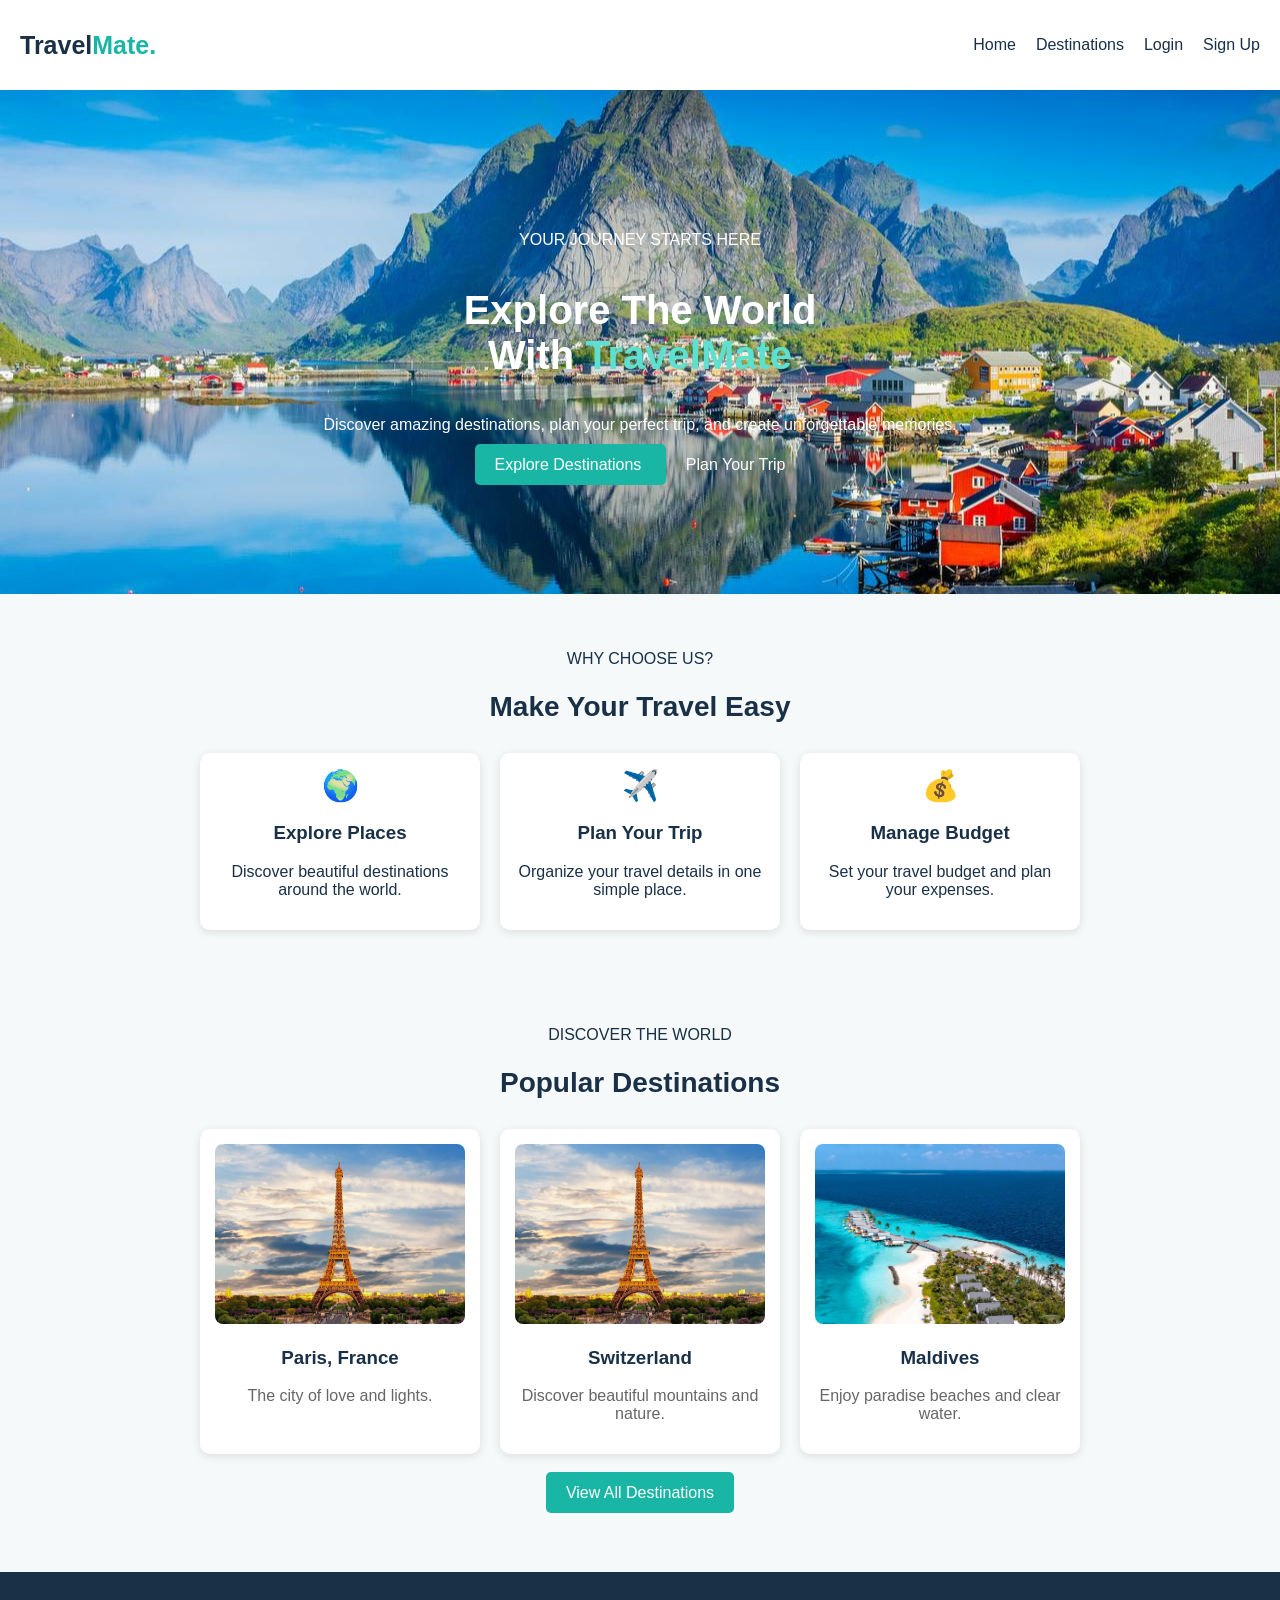
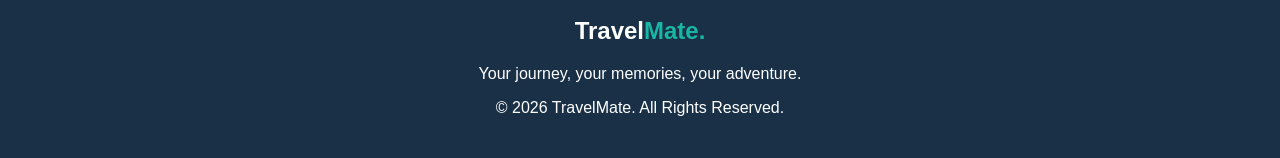
<file: index.html>
<!DOCTYPE html>
<html lang="en">
<head>
    <meta charset="UTF-8">
    <meta name="viewport" content="width=device-width, initial-scale=1.0">
    <title>TravelMate | Explore The World</title>
    <link rel="stylesheet" href="css/style.css">
</head>

<body>

<header>
    <nav class="navbar">
        <a href="index.html" class="logo">Travel<span>Mate.</span></a>

        <ul class="nav-links">
            <li><a href="index.html" class="active">Home</a></li>
            <li><a href="destinations.html">Destinations</a></li>
            <li><a href="login.html">Login</a></li>
            <li><a href="signup.html" class="nav-btn">Sign Up</a></li>
        </ul>
    </nav>
</header>

<section class="hero">

    <div class="hero-content">
        <p class="subtitle">YOUR JOURNEY STARTS HERE</p>

        <h1>Explore The World<br>
            With <span>TravelMate</span>
        </h1>

        <p class="hero-text">
            Discover amazing destinations, plan your perfect trip,
            and create unforgettable memories.
        </p>

        <div class="hero-buttons">
            <a href="destinations.html" class="primary-btn">
                Explore Destinations
            </a>

            <a href="planner.html" class="secondary-btn">
                Plan Your Trip
            </a>
        </div>
    </div>

</section>

<section class="features">

    <div class="section-heading">
        <p>WHY CHOOSE US?</p>
        <h2>Make Your Travel Easy</h2>
    </div>

    <div class="features-container">

        <div class="feature-card">
            <div class="feature-icon">🌍</div>
            <h3>Explore Places</h3>
            <p>Discover beautiful destinations around the world.</p>
        </div>

        <div class="feature-card">
            <div class="feature-icon">✈️</div>
            <h3>Plan Your Trip</h3>
            <p>Organize your travel details in one simple place.</p>
        </div>

        <div class="feature-card">
            <div class="feature-icon">💰</div>
            <h3>Manage Budget</h3>
            <p>Set your travel budget and plan your expenses.</p>
        </div>

    </div>

</section>

<section class="popular">

    <div class="section-heading">
        <p>DISCOVER THE WORLD</p>
        <h2>Popular Destinations</h2>
    </div>

    <div class="destination-container">

        <div class="destination-card">
            <img src="images/paris.jpg" alt="Paris">
            <div class="card-info">
                <h3>Paris, France</h3>
                <p>The city of love and lights.</p>
            </div>
        </div>

        <div class="destination-card">
            <img src="images/switzerland.jpg" alt="Switzerland">
            <div class="card-info">
                <h3>Switzerland</h3>
                <p>Discover beautiful mountains and nature.</p>
            </div>
        </div>

        <div class="destination-card">
            <img src="images/maldives.jpg" alt="Maldives">
            <div class="card-info">
                <h3>Maldives</h3>
                <p>Enjoy paradise beaches and clear water.</p>
            </div>
        </div>

    </div>

    <div class="center">
        <a href="destinations.html" class="primary-btn">
            View All Destinations
        </a>
    </div>

</section>

<footer>
    <h2>Travel<span>Mate.</span></h2>
    <p>Your journey, your memories, your adventure.</p>
    <p class="copyright">© 2026 TravelMate. All Rights Reserved.</p>
</footer>

</body>
</html>
</file>
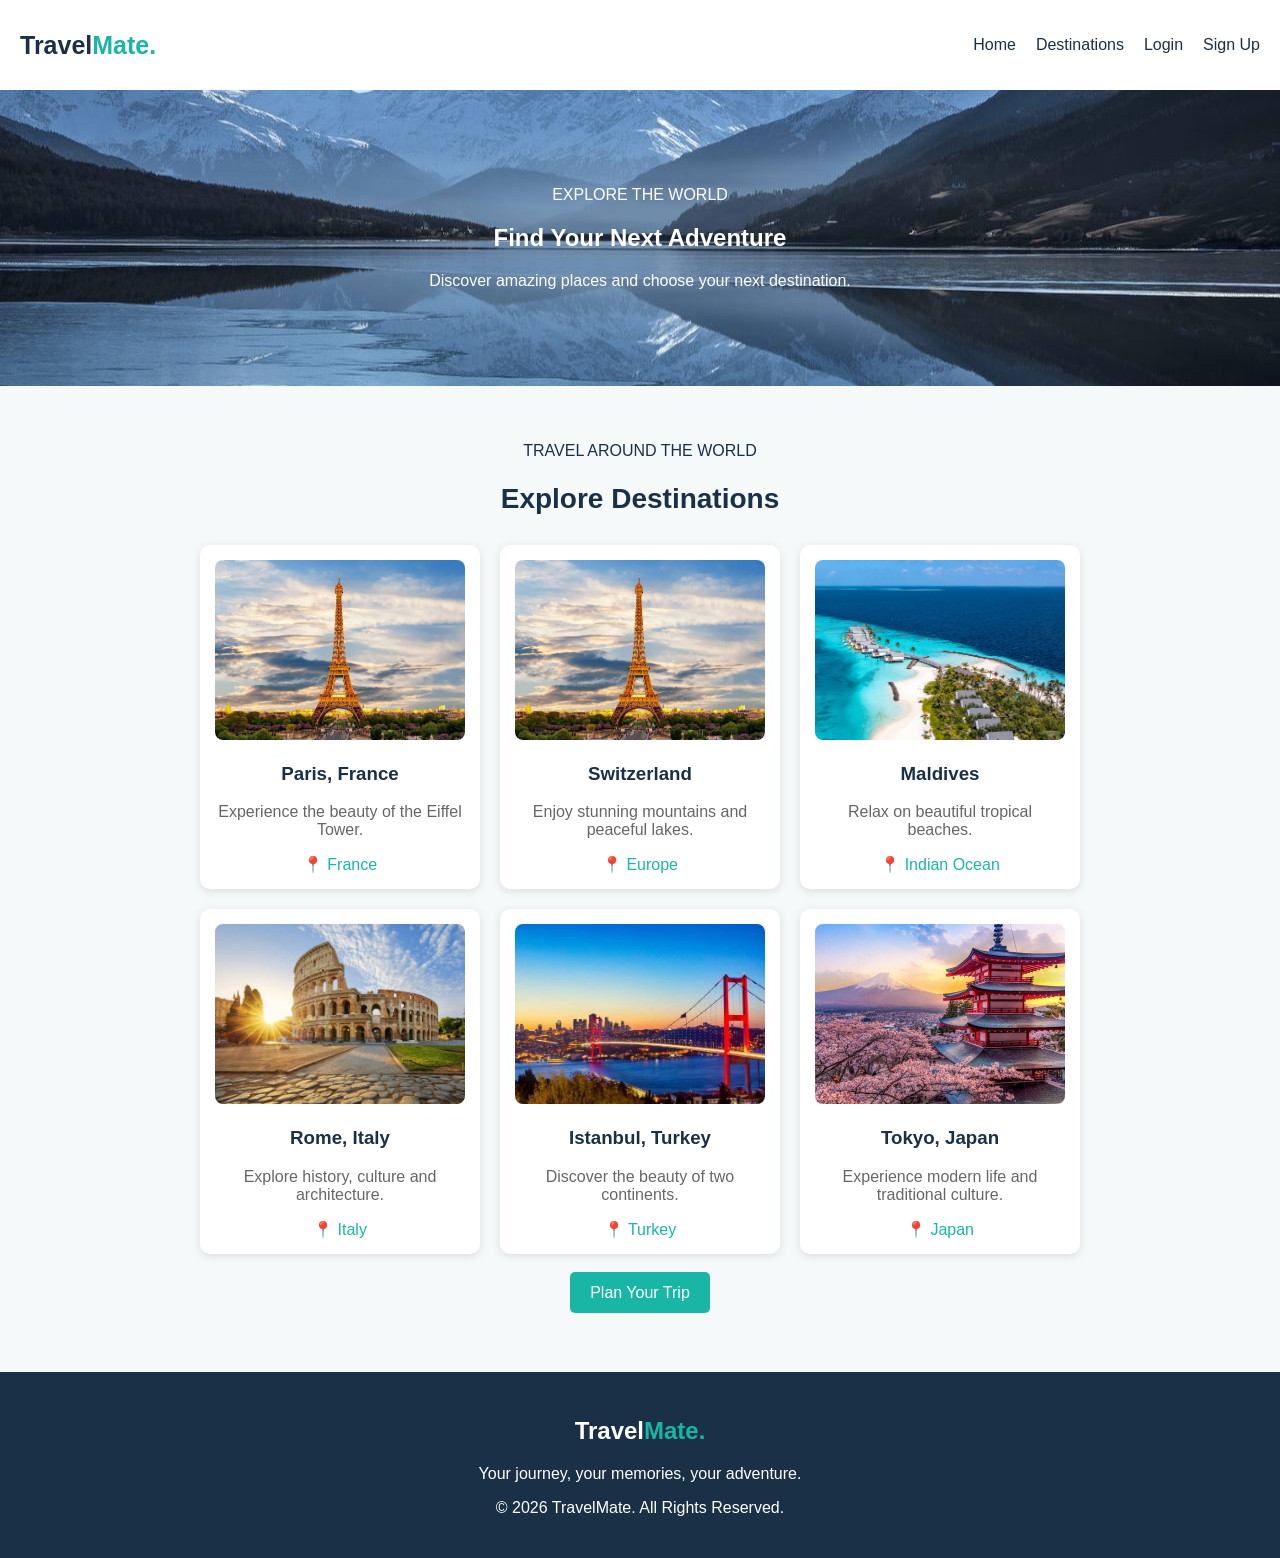
<file: destinations.html>
<!DOCTYPE html>
<html lang="en">
<head>
    <meta charset="UTF-8">
    <meta name="viewport" content="width=device-width, initial-scale=1.0">
    <title>Destinations | TravelMate</title>
    <link rel="stylesheet" href="css/style.css">
</head>

<body>

<header>
    <nav class="navbar">
        <a href="index.html" class="logo">Travel<span>Mate.</span></a>

        <ul class="nav-links">
            <li><a href="index.html">Home</a></li>
            <li><a href="destinations.html" class="active">Destinations</a></li>
            <li><a href="login.html">Login</a></li>
            <li><a href="signup.html" class="nav-btn">Sign Up</a></li>
        </ul>
    </nav>
</header>

<section class="destination-hero">

    <div>
        <p>EXPLORE THE WORLD</p>
        <h1>Find Your Next Adventure</h1>
        <p>Discover amazing places and choose your next destination.</p>
    </div>

</section>

<section class="all-destinations">

    <div class="section-heading">
        <p>TRAVEL AROUND THE WORLD</p>
        <h2>Explore Destinations</h2>
    </div>

    <div class="destination-container">

        <div class="destination-card">
            <img src="images/paris.jpg" alt="Paris">
            <div class="card-info">
                <h3>Paris, France</h3>
                <p>Experience the beauty of the Eiffel Tower.</p>
                <span>📍 France</span>
            </div>
        </div>

        <div class="destination-card">
            <img src="images/switzerland.jpg" alt="Switzerland">
            <div class="card-info">
                <h3>Switzerland</h3>
                <p>Enjoy stunning mountains and peaceful lakes.</p>
                <span>📍 Europe</span>
            </div>
        </div>

        <div class="destination-card">
            <img src="images/maldives.jpg" alt="Maldives">
            <div class="card-info">
                <h3>Maldives</h3>
                <p>Relax on beautiful tropical beaches.</p>
                <span>📍 Indian Ocean</span>
            </div>
        </div>

        <div class="destination-card">
            <img src="images/italy.jpg" alt="Italy">
            <div class="card-info">
                <h3>Rome, Italy</h3>
                <p>Explore history, culture and architecture.</p>
                <span>📍 Italy</span>
            </div>
        </div>

        <div class="destination-card">
            <img src="images/turkey.jpg" alt="Turkey">
            <div class="card-info">
                <h3>Istanbul, Turkey</h3>
                <p>Discover the beauty of two continents.</p>
                <span>📍 Turkey</span>
            </div>
        </div>

        <div class="destination-card">
            <img src="images/japan.jpg" alt="Japan">
            <div class="card-info">
                <h3>Tokyo, Japan</h3>
                <p>Experience modern life and traditional culture.</p>
                <span>📍 Japan</span>
            </div>
        </div>

    </div>

    <div class="center">
        <a href="planner.html" class="primary-btn">
            Plan Your Trip
        </a>
    </div>

</section>

<footer>
    <h2>Travel<span>Mate.</span></h2>
    <p>Your journey, your memories, your adventure.</p>
    <p class="copyright">© 2026 TravelMate. All Rights Reserved.</p>
</footer>

</body>
</html>
</file>
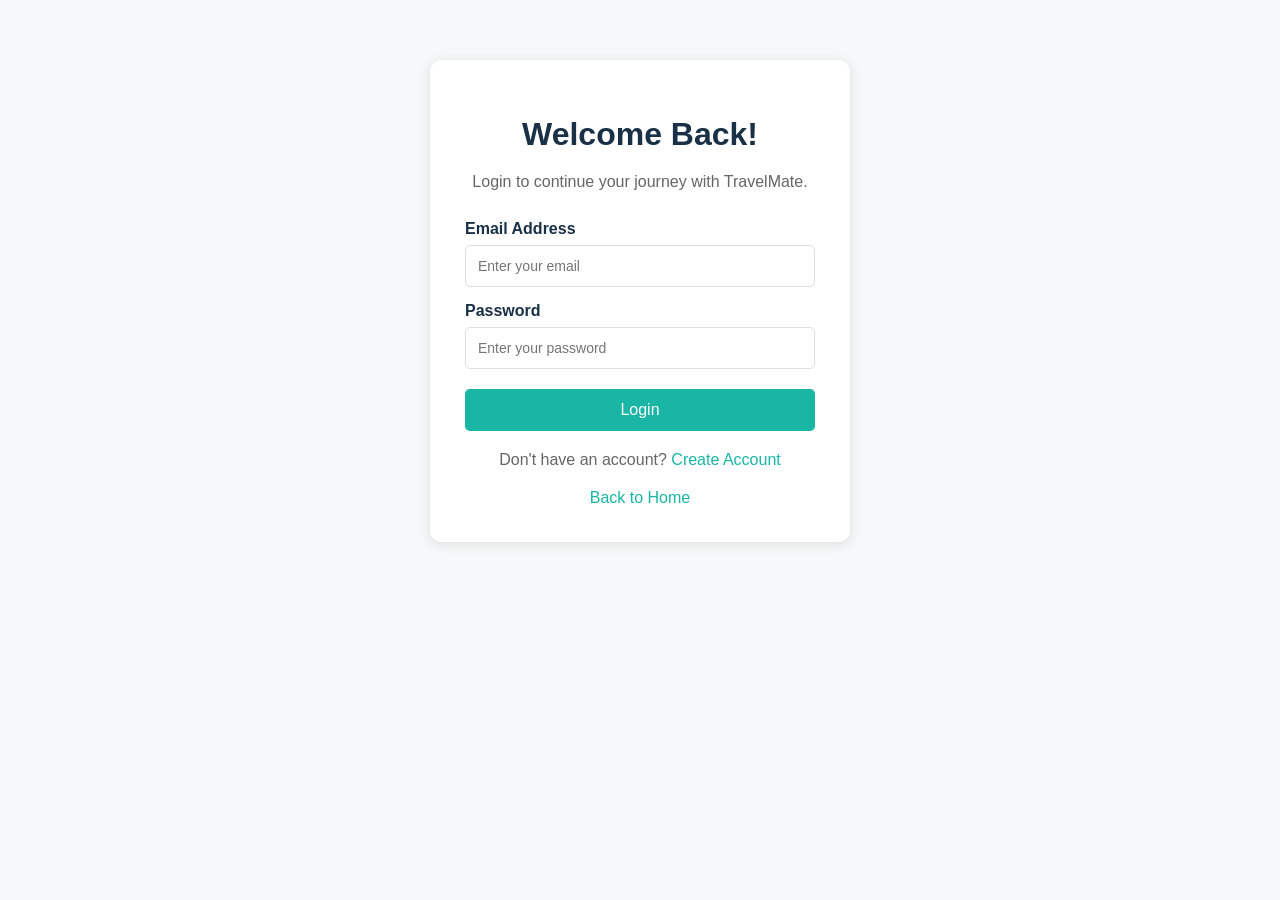
<file: login.html>
<!DOCTYPE html>
<html lang="en">
<head>
    <meta charset="UTF-8">
    <meta name="viewport" content="width=device-width, initial-scale=1.0">
    <title>TravelMate | Login</title>

    <link rel="stylesheet" href="css/style.css">
    <script src="js/script.js" defer></script>
</head>

<body>

    <div class="login-container">

        <h1>Welcome Back!</h1>
        <p>Login to continue your journey with TravelMate.</p>

        <form id="loginForm">

            <label for="email">Email Address</label>
            <input type="email" id="email" placeholder="Enter your email" required>

            <label for="password">Password</label>
            <input type="password" id="password" placeholder="Enter your password" required>

            <button type="submit">Login</button>

        </form>

        <p>Don't have an account?
            <a href="signup.html">Create Account</a>
        </p>

        <a href="index.html">Back to Home</a>

    </div>

</body>
</html>
</file>
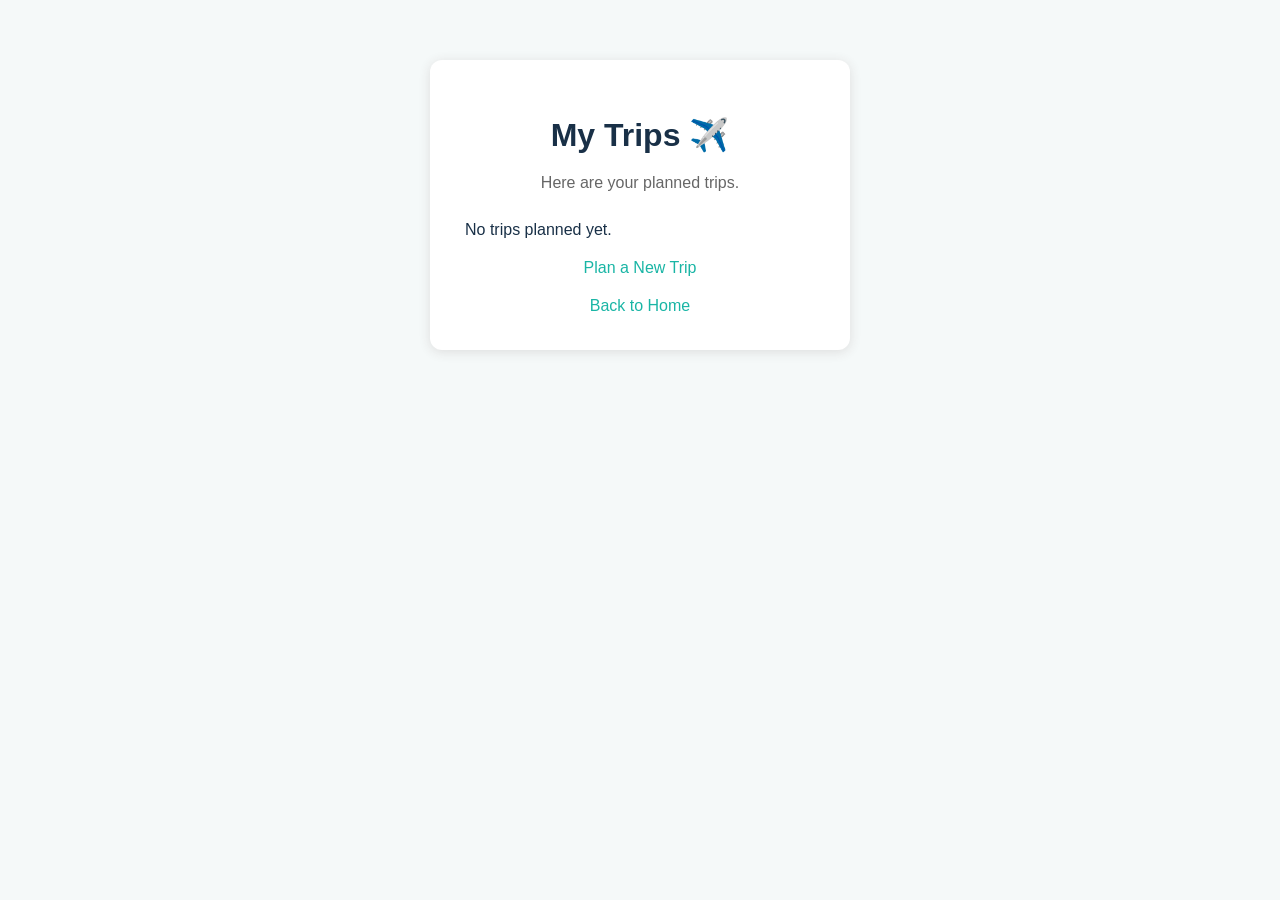
<file: my-trips.html>
<!DOCTYPE html>
<html lang="en">
<head>
    <meta charset="UTF-8">
    <meta name="viewport" content="width=device-width, initial-scale=1.0">
    <title>TravelMate | My Trips</title>
    <link rel="stylesheet" href="css/style.css">
    <script src="js/script.js" defer></script>
</head>
<body>

    <div class="login-container">
        <h1>My Trips ✈️</h1>
        <p>Here are your planned trips.</p>

        <div id="tripsList"></div>

        <p><a href="planner.html">Plan a New Trip</a></p>
        <a href="index.html">Back to Home</a>
    </div>

</body>
</html>
</file>
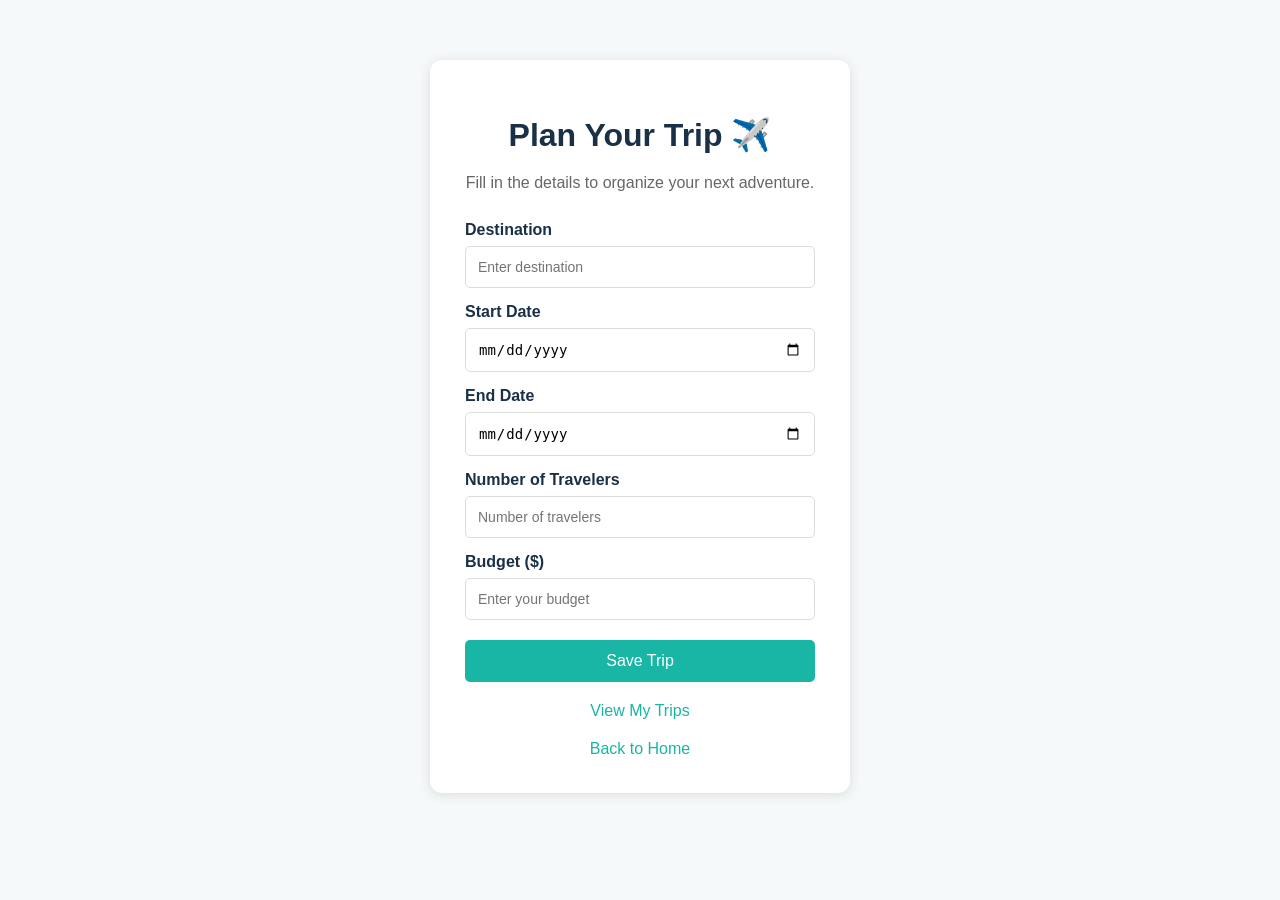
<file: planner.html>
<!DOCTYPE html>
<html lang="en">
<head>
    <meta charset="UTF-8">
    <meta name="viewport" content="width=device-width, initial-scale=1.0">
    <title>TravelMate | Plan a Trip</title>
    <link rel="stylesheet" href="css/style.css">
    <script src="js/script.js" defer></script>
</head>
<body>

    <div class="login-container">
        <h1>Plan Your Trip ✈️</h1>
        <p>Fill in the details to organize your next adventure.</p>

        <form id="tripForm">

            <label for="destination">Destination</label>
            <input type="text" id="destination"
                   placeholder="Enter destination" required>

            <label for="startDate">Start Date</label>
            <input type="date" id="startDate" required>

            <label for="endDate">End Date</label>
            <input type="date" id="endDate" required>

            <label for="travelers">Number of Travelers</label>
            <input type="number" id="travelers"
                   min="1" placeholder="Number of travelers" required>

            <label for="budget">Budget ($)</label>
            <input type="number" id="budget"
                   min="1" placeholder="Enter your budget" required>

            <button type="submit">Save Trip</button>

        </form>

        <p><a href="my-trips.html">View My Trips</a></p>
        <a href="index.html">Back to Home</a>
    </div>

</body>
</html>
</file>
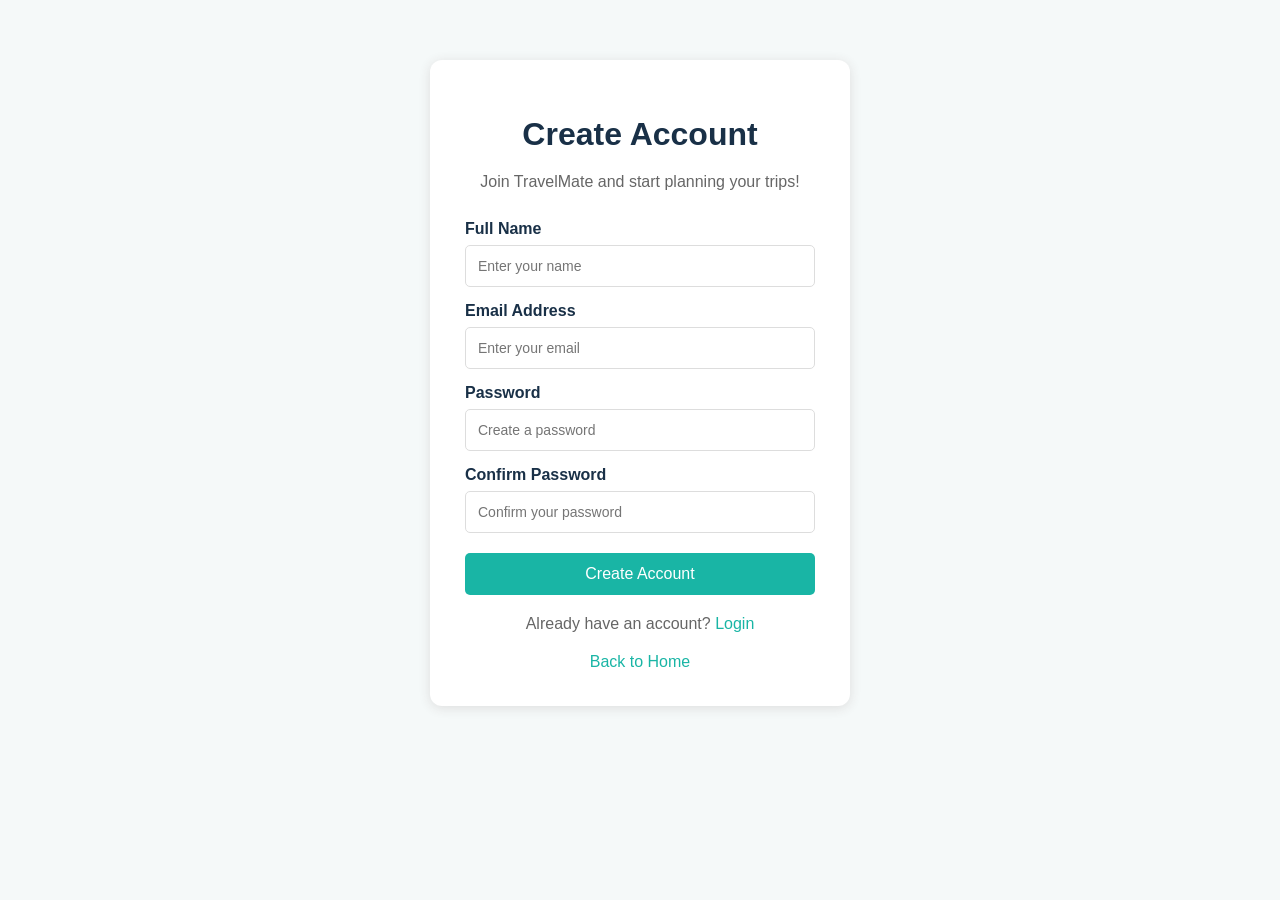
<file: signup.html>
<!DOCTYPE html>
<html lang="en">
<head>
    <meta charset="UTF-8">
    <meta name="viewport" content="width=device-width, initial-scale=1.0">
    <title>TravelMate | Sign Up</title>

    <link rel="stylesheet" href="css/style.css">
    <script src="js/script.js" defer></script>
</head>

<body>

    <div class="login-container">

        <h1>Create Account</h1>
        <p>Join TravelMate and start planning your trips!</p>

        <form id="signupForm">

            <label for="name">Full Name</label>
            <input type="text" id="name" placeholder="Enter your name" required>

            <label for="signupEmail">Email Address</label>
            <input type="email" id="signupEmail" placeholder="Enter your email" required>

            <label for="signupPassword">Password</label>
            <input type="password" id="signupPassword" placeholder="Create a password" required>

            <label for="confirmPassword">Confirm Password</label>
            <input type="password" id="confirmPassword" placeholder="Confirm your password" required>

            <button type="submit">Create Account</button>

        </form>

        <p>Already have an account?
            <a href="login.html">Login</a>
        </p>

        <a href="index.html">Back to Home</a>

    </div>

</body>
</html>
</file>
<file: css/style.css>
* {
    box-sizing: border-box;
}

body {
    font-family: Arial, sans-serif;
    margin: 0;
    background-color: #f5f9f9;
    color: #193047;
}

header {
    background-color: white;
    padding: 20px;
}

.navbar {
    display: flex;
    justify-content: space-between;
    align-items: center;
}

.logo {
    color: #193047;
    font-size: 25px;
    text-decoration: none;
    font-weight: bold;
}

.logo span {
    color: #19b5a5;
}

.nav-links {
    display: flex;
    gap: 20px;
    list-style: none;
}

.nav-links a {
    text-decoration: none;
    color: #193047;
}

.nav-links a:hover {
    color: #19b5a5;
}

.hero {
    background-image: url('../images/hero.jpg');
    background-size: cover;
    background-position: center;
    text-align: center;
    padding: 120px 20px;
    color: white;
}

.hero h1 {
    font-size: 40px;
}

.hero h1 span {
    color: #5ce0cf;
}

.hero p {
    line-height: 1.8;
}

.primary-btn {
    background-color: #19b5a5;
    color: white;
    padding: 12px 20px;
    text-decoration: none;
    border-radius: 5px;
}

.secondary-btn {
    color: white;
    padding: 12px 20px;
    text-decoration: none;
}

.features,
.popular,
.all-destinations {
    padding: 40px 8%;
    text-align: center;
}

.section-heading {
    margin-bottom: 30px;
}

.section-heading h2 {
    font-size: 28px;
}

.features-container,
.destination-container {
    display: flex;
    justify-content: center;
    gap: 20px;
    flex-wrap: wrap;
}

.feature-card,
.destination-card {
    background-color: white;
    width: 280px;
    padding: 15px;
    border-radius: 10px;
    box-shadow: 0 2px 8px #ddd;
}

.feature-icon {
    font-size: 30px;
}

.destination-card img {
    width: 100%;
    height: 180px;
    object-fit: cover;
    border-radius: 8px;
}

.card-info p {
    color: #666;
}

.card-info span {
    color: #19b5a5;
}

.destination-hero {
    background-image: url('../images/destinations.jpg');
    background-size: cover;
    background-position: center;
    text-align: center;
    color: white;
    padding: 80px 20px;
}

.center {
    margin: 30px;
}

footer {
    background-color: #193047;
    color: white;
    text-align: center;
    padding: 25px;
}

footer span {
    color: #19b5a5;
}

.login-container {
    background-color: white;
    width: 420px;
    max-width: calc(100% - 40px);
    margin: 60px auto;
    padding: 35px;
    border-radius: 12px;
    box-shadow: 0 2px 12px #ddd;
    text-align: center;
}

.login-container h1 {
    color: #193047;
    margin-bottom: 10px;
}

.login-container p {
    color: #666;
    line-height: 1.6;
}

.login-container form {
    margin-top: 25px;
}

.login-container label {
    display: block;
    text-align: left;
    margin-top: 15px;
    color: #193047;
    font-weight: bold;
}

.login-container input {
    width: 100%;
    padding: 12px;
    margin-top: 7px;
    border: 1px solid #ddd;
    border-radius: 5px;
    font-size: 14px;
}

.login-container input:focus {
    outline: none;
    border-color: #19b5a5;
}

.login-container button {
    width: 100%;
    padding: 12px;
    margin-top: 20px;
    background-color: #19b5a5;
    color: white;
    border: none;
    border-radius: 5px;
    cursor: pointer;
    font-size: 16px;
}

.login-container button:hover {
    background-color: #15998c;
}

.login-container a {
    color: #19b5a5;
    text-decoration: none;
}

.login-container a:hover {
    text-decoration: underline;
}

#tripsList {
    margin-top: 25px;
    text-align: left;
}

#tripsList > * {
    background-color: #f5f9f9;
    padding: 15px;
    margin-bottom: 15px;
    border-radius: 8px;
    border-left: 4px solid #19b5a5;
}

@media (max-width: 600px) {
    .navbar {
        flex-direction: column;
    }

    .nav-links {
        padding: 0;
        gap: 12px;
    }

    .hero h1 {
        font-size: 30px;
    }

    .login-container {
        margin: 30px auto;
        padding: 25px;
    }

    .destination-card,
    .feature-card {
        width: 100%;
    }
}
</file>
